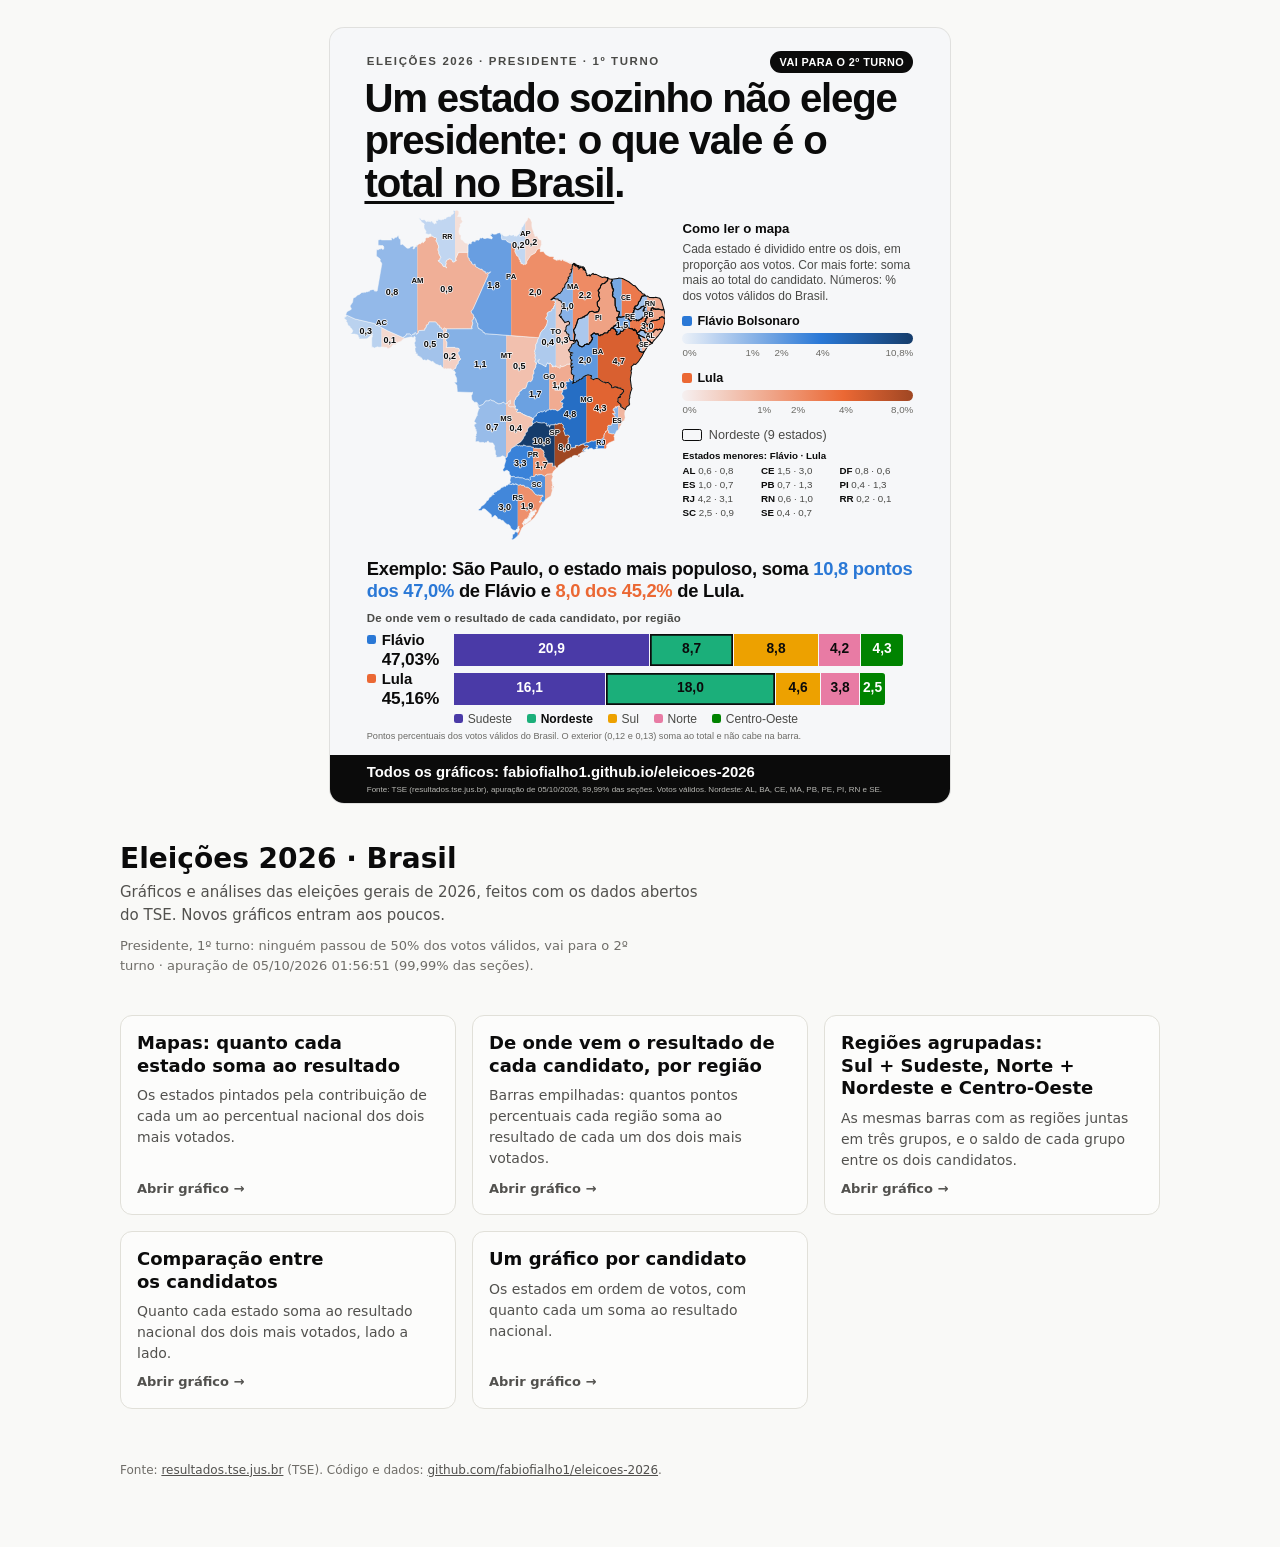
<file: index.html>
<!doctype html>
<html lang="pt-BR">
<head>
<meta charset="utf-8">
<meta name="viewport" content="width=device-width, initial-scale=1">
<title>Eleições 2026 Brasil</title>
<!-- The code version lives here (shown in the footer); bump it on every change, in Europe/Berlin time. -->
<meta name="app-version" content="Versão do código: 2026-10-05 19:15">
<script>
// Always load the newest deploy. GitHub Pages lets browsers keep files for about 10 minutes, so on the published
// site every visit is redirected once to the same address with a unique ?_cb= value, which skips any cached copy.
// The stylesheet, modules and data reuse that value, so they are fresh too. Elsewhere (local server, preview) it does nothing.
(function () {
  var m = location.search.match(/[?&]_cb=(\d+)/);
  // A _cb value older than a minute (bookmark, history, reloaded tab) would reuse stale cached files, so it gets replaced.
  var fresh = m && Date.now() - Number(m[1]) < 60000;
  if (!fresh && location.hostname.endsWith("github.io")) {
    var search = location.search.replace(/([?&])_cb=\d+&?/, "$1").replace(/[?&]$/, "");
    location.replace(location.pathname + search + (search ? "&" : "?") + "_cb=" + Date.now() + location.hash);
    return;
  }
  var q = m ? "?_cb=" + m[1] : "";
  window.__CB = q;
  // Module files that can change between deploys. A file missing from this list still works,
  // it is only subject to the browser cache.
  var modules = ["charts/registry.js", "charts/shared.js", "charts/brazil-map.js", "charts/geometry.js", "charts/cover.js", "charts/map.js", "charts/regions.js", "charts/regions-grouped.js", "charts/contribution.js", "charts/contribution-by-candidate.js"];
  var imports = {};
  modules.forEach(function (f) { imports["./" + f] = "./" + f + q; });
  document.write('<link rel="stylesheet" href="site.css' + q + '">');
  document.write('<script type="importmap">' + JSON.stringify({ imports: imports }) + "<\/script>");
})();
</script>
</head>
<body>
<div class="wrap">
  <div id="cover-slot"></div>
  <header class="site-head">
    <h1 id="site-title"><a href="#">Eleições 2026 · Brasil</a></h1>
    <p>Gráficos e análises das eleições gerais de 2026, feitos com os dados abertos do TSE. Novos gráficos entram aos poucos.</p>
    <p class="status" id="status">Carregando dados…</p>
  </header>
  <main id="screen"></main>
  <p class="foot">Fonte: <a href="https://resultados.tse.jus.br">resultados.tse.jus.br</a> (TSE). Código e dados: <a href="https://github.com/fabiofialho1/eleicoes-2026">github.com/fabiofialho1/eleicoes-2026</a>.<br><span id="version"></span></p>
</div>
<script type="module">
import charts from "./charts/registry.js";
import { el, hideTip } from "./charts/shared.js";
import { renderCover } from "./charts/cover.js";

// Two kinds of screen, chosen by the URL hash: the list of charts (empty hash) and one chart (#<id>).
// Each change of hash is a history entry, so the browser/Android back button goes from a chart to the list.
const screen = document.getElementById("screen");
let data = null;
let loadError = null;

function home() {
  const list = el("div", "home-list");
  for (const c of charts) {
    const a = el("a", "home-card");
    a.href = "#" + c.id;
    a.append(el("h2", null, c.title), el("p", null, c.description), el("span", "home-go", "Abrir gráfico →"));
    list.append(a);
  }
  return list;
}

function chartScreen(chart) {
  const sec = el("section", "chart");
  const back = el("a", "back", "← Todos os gráficos");
  back.href = "#";
  const h2 = el("h2", null, chart.title);
  h2.tabIndex = -1;
  const body = el("div", "chart-body");
  sec.append(back, h2, el("p", "chart-desc", chart.description), body);
  if (loadError) body.append(el("p", "error", `Não foi possível carregar os dados: ${loadError}. Abra o site por um servidor (npx serve .).`));
  else if (data) {
    try { chart.render(body, data); }
    catch (e) { body.append(el("p", "error", `Não foi possível desenhar este gráfico: ${e.message}`)); }
  }
  return { sec, h2 };
}

function route() {
  hideTip();
  const hash = location.hash.slice(1);
  const chart = charts.find((c) => c.id === hash);
  const slot = document.getElementById("cover-slot");
  // The cover (the Instagram post layout) is the front page. #capa shows only the cover, at 1080 x 1350, for the picture.
  document.body.classList.toggle("capa", hash === "capa");
  if ((!chart || hash === "capa") && data) renderCover(slot, data); else slot.replaceChildren();
  screen.replaceChildren();
  if (chart) {
    const { sec, h2 } = chartScreen(chart);
    screen.append(sec);
    document.title = `${chart.title} · Eleições 2026 Brasil`;
    window.scrollTo(0, 0);
    h2.focus({ preventScroll: true });
  } else {
    screen.append(home());
    document.title = "Eleições 2026 Brasil";
    window.scrollTo(0, 0);
  }
}

window.addEventListener("hashchange", route);
route();

try {
  const res = await fetch("data/states.json" + (window.__CB || ""));
  if (!res.ok) throw new Error(`data/states.json: ${res.status}`);
  data = await res.json();
  document.getElementById("status").textContent =
    `Presidente, 1º turno: ninguém passou de 50% dos votos válidos, vai para o 2º turno · apuração de ${data.brazil.updatedAt} (${data.brazil.countedPct.toLocaleString("pt-BR")}% das seções).`;
} catch (e) {
  loadError = e.message;
  document.getElementById("status").textContent = "";
}
route();
</script>
</body>
</html>
</file>
<file: site.css>
:root {
  color-scheme: light;
  --page: #f9f9f7;
  --surface-1: #fcfcfb;
  --text-primary: #0b0b0b;
  --text-secondary: #52514e;
  --text-muted: #6f6d68;
  --grid: #e1e0d9;
  --axis: #c3c2b7;
  --series-1: #2a78d6;
  --series-2: #eb6834;
  --other: #c9c8c0;
  --row-hover: #eceae3;
  --region-1: #4a3aa7;
  --region-2: #1baf7a;
  --region-3: #eda100;
  --region-4: #e87ba4;
  --region-5: #008300;
  --namew: 152px;
}
@media (prefers-color-scheme: dark) {
  :root:where(:not([data-theme="light"])) {
    color-scheme: dark;
    --page: #0d0d0d;
    --surface-1: #1a1a19;
    --text-primary: #ffffff;
    --text-secondary: #c3c2b7;
    --text-muted: #a3a199;
    --grid: #2c2c2a;
    --axis: #383835;
    --series-1: #3987e5;
    --series-2: #d95926;
    --other: #4a4a46;
    --row-hover: #262624;
    --region-1: #9085e9;
    --region-2: #199e70;
    --region-3: #c98500;
    --region-4: #d55181;
    --region-5: #008300;
  }
}
:root[data-theme="dark"] {
  color-scheme: dark;
  --page: #0d0d0d;
  --surface-1: #1a1a19;
  --text-primary: #ffffff;
  --text-secondary: #c3c2b7;
  --text-muted: #a3a199;
  --grid: #2c2c2a;
  --axis: #383835;
  --series-1: #3987e5;
  --series-2: #d95926;
  --other: #4a4a46;
  --row-hover: #262624;
  --region-1: #9085e9;
  --region-2: #199e70;
  --region-3: #c98500;
  --region-4: #d55181;
  --region-5: #008300;
}
@media (max-width: 480px) { :root { --namew: 140px; } .name { font-size: 12px; } }

* { box-sizing: border-box; }
body {
  margin: 0;
  padding: 28px 16px 56px;
  background: var(--page);
  color: var(--text-primary);
  font: 15px/1.5 system-ui, -apple-system, "Segoe UI", Roboto, sans-serif;
}
.wrap { max-width: 1040px; margin: 0 auto; display: flex; flex-direction: column; gap: 40px; }
a { color: var(--text-secondary); }

/* site header */
.site-head h1 { font-size: 28px; line-height: 1.15; margin: 0 0 6px; font-weight: 700; text-wrap: balance; }
.site-head p { margin: 0; color: var(--text-secondary); max-width: 62ch; }
.status { margin-top: 10px !important; font-size: 13px; color: var(--text-muted) !important; }
/* home screen */
.site-head h1 a { color: inherit; text-decoration: none; }
.home-list { display: grid; grid-template-columns: repeat(auto-fit, minmax(min(100%, 320px), 1fr)); gap: 16px; }
.home-card {
  display: flex; flex-direction: column; gap: 8px; padding: 16px; border-radius: 12px; text-decoration: none;
  color: var(--text-primary); background: var(--surface-1); border: 1px solid var(--grid);
}
.home-card:hover, .home-card:focus-visible { border-color: var(--axis); }
.home-card h2 { margin: 0; font-size: 18px; line-height: 1.25; font-weight: 650; text-wrap: balance; }
.home-card p { margin: 0; font-size: 14px; color: var(--text-secondary); }
.home-go { margin-top: auto; font-size: 13px; font-weight: 600; color: var(--text-secondary); }
.back {
  position: sticky; top: 0; z-index: 5; align-self: stretch; font-size: 14px; font-weight: 600; text-decoration: none;
  padding: 10px 0; background: var(--page); border-bottom: 1px solid var(--grid);
}
.back:hover, .back:focus-visible { text-decoration: underline; }
.chart > h2:focus { outline: none; }

/* chart sections */
#charts { display: flex; flex-direction: column; gap: 48px; min-width: 0; }
.chart { scroll-margin-top: 16px; display: flex; flex-direction: column; gap: 12px; min-width: 0; }
.chart > h2 { font-size: 20px; line-height: 1.25; margin: 0; font-weight: 650; text-wrap: balance; }
.chart-desc { margin: -6px 0 0; color: var(--text-secondary); font-size: 14px; }
.chart-body { display: flex; flex-direction: column; gap: 12px; min-width: 0; }
.chart-lead { margin: 0; color: var(--text-secondary); font-size: 14px; max-width: 78ch; }
.card { background: var(--surface-1); border-radius: 12px; padding: 16px; border: 1px solid var(--grid); min-width: 0; }
.error { color: #d03b3b; font-size: 14px; }

.legend { display: flex; flex-wrap: wrap; gap: 8px 16px; font-size: 14px; color: var(--text-secondary); }
.legend span { display: inline-flex; align-items: center; gap: 8px; }
.swatch { width: 12px; height: 12px; border-radius: 3px; background: var(--c); }

.name { font-size: 13px; color: var(--text-secondary); white-space: nowrap; overflow: hidden; text-overflow: ellipsis; padding-right: 8px; }
.crow { border-radius: 6px; outline: none; position: relative; }
.crow:hover, .crow:focus-visible { background: var(--row-hover); }

/* contribution: paired horizontal bars on a shared percent axis */
.plot { position: relative; padding-bottom: 22px; }
.rows { position: relative; z-index: 1; }
.plotgrid { position: absolute; inset: 0 0 0 var(--namew); pointer-events: none; }
.gridline { position: absolute; top: 0; bottom: 22px; width: 1px; background: var(--grid); }
.tick { position: absolute; bottom: 0; transform: translateX(-50%); font-size: 11px; color: var(--text-muted); }
.tick0 { transform: none; }
.axis0 { position: absolute; top: 0; bottom: 22px; left: 0; width: 1px; background: var(--axis); }
.crow { display: grid; grid-template-columns: var(--namew) 1fr; align-items: center; height: 44px; }
.ctrack { display: flex; flex-direction: column; gap: 2px; justify-content: center; height: 100%; }
.barline { display: flex; align-items: center; height: 17px; }
.bar { height: 17px; background: var(--c); border-radius: 0 4px 4px 0; min-width: 2px; }
.val { margin-left: 4px; padding: 0 4px; background: var(--surface-1); font-size: 12px; font-weight: 600; white-space: nowrap; line-height: 17px; }

/* contribution by candidate: one single-series panel per candidate */
.pair { display: grid; grid-template-columns: 1fr 1fr; gap: 16px; --namew: 150px; }
@media (max-width: 760px) { .pair { grid-template-columns: 1fr; } }
@media (max-width: 480px) { .pair { --namew: 132px; } }
.pair .card { min-width: 0; }
.panel-head { display: flex; align-items: center; gap: 8px; }
.panel-head h3 { margin: 0; font-size: 16px; font-weight: 650; }
.panel-meta { margin: 2px 0 12px; font-size: 13px; color: var(--text-secondary); }
.srow { display: grid; grid-template-columns: var(--namew) 1fr; align-items: center; height: 28px; border-radius: 6px; outline: none; }
.srow:hover, .srow:focus-visible { background: var(--row-hover); }
.srow .bar { height: 18px; }
.srow .barline { height: 18px; }
.srow .val { font-size: 12px; line-height: 18px; }

/* map of contributions */
.maps { display: grid; grid-template-columns: 1fr 1fr; gap: 16px; }
@media (max-width: 760px) { .maps { grid-template-columns: 1fr; } }
.map-card { min-width: 0; }
.map-wide { grid-column: 1 / -1; }
.map-wide .map-svg { max-width: 640px; }
.map-wide .map-label { font-size: 18px; stroke-width: 3.5px; }
.map-fill { stroke: var(--surface-1); stroke-width: 1.4; stroke-linejoin: round; }
.legend-pair { display: grid; grid-template-columns: 1fr 1fr; gap: 8px 24px; margin-top: 6px; }
@media (max-width: 560px) { .legend-pair { grid-template-columns: 1fr; } }
.legend-name { display: flex; align-items: center; gap: 8px; font-size: 13px; color: var(--text-secondary); }
.map-svg { display: block; width: 100%; height: auto; max-height: 70vh; margin: 0 auto; }
.map-state { fill: transparent; pointer-events: all; stroke: var(--surface-1); stroke-width: 1.4; stroke-linejoin: round; cursor: pointer; outline: none; }
.map-state:hover { stroke: var(--text-secondary); }
.map-state.selected, .map-state:focus-visible { stroke: var(--text-primary); stroke-width: 3.2; }
.map-label { font-size: 22px; font-weight: 600; text-anchor: middle; dominant-baseline: central; fill: var(--text-primary);
  paint-order: stroke; stroke: var(--surface-1); stroke-width: 4px; stroke-linejoin: round; }
.gradient-legend { margin: 10px 4px 0; }
.gradient-bar { height: 18px; border-radius: 9px; }
.gradient-ticks { position: relative; height: 20px; margin-top: 5px; font-size: 12px; color: var(--text-secondary); }
.gradient-note { margin-top: 2px; font-size: 12px; color: var(--text-secondary); }
.map-value { font-weight: 700; }
.gradient-ticks span { position: absolute; top: 0; white-space: nowrap; }
.map-readout { display: flex; flex-direction: column; gap: 6px; }
.map-readout h3 { margin: 0 0 2px; font-size: 16px; font-weight: 650; }
.readout-row { display: flex; flex-wrap: wrap; align-items: center; gap: 4px 8px; font-size: 14px; }
.readout-name { color: var(--text-secondary); min-width: 120px; }
.readout-val b { font-size: 15px; }
.readout-note { margin: 2px 0 0; font-size: 13px; color: var(--text-secondary); }

/* regions: one stacked bar per candidate, on a shared axis of percentage points */
.rplot { --namew: 96px; }
.rrow { display: grid; grid-template-columns: var(--namew) 1fr; align-items: center; height: 72px; }
.rname { display: flex; align-items: center; gap: 8px; font-size: 14px; font-weight: 600; color: var(--text-primary); }
.rtrack { display: flex; align-items: center; height: 100%; min-width: 0; }
.rbar { display: flex; height: 44px; flex: none; border-radius: 0 4px 4px 0; overflow: hidden; }
.rseg { display: flex; align-items: center; justify-content: center; min-width: 2px; border-right: 2px solid var(--surface-1); font-size: 13px; font-weight: 700; outline: none; cursor: pointer; }
.rseg:last-child { border-right: 0; }
.rseg:hover, .rseg:focus-visible { filter: brightness(1.12); box-shadow: inset 0 0 0 2px var(--text-primary); }
.rtotal { margin-left: 8px; font-size: 15px; font-weight: 700; white-space: nowrap; font-variant-numeric: tabular-nums; }
.rvals { margin-top: 12px; display: flex; flex-direction: column; gap: 8px; }
.rline { display: flex; flex-wrap: wrap; align-items: center; gap: 4px 14px; font-size: 13px; color: var(--text-secondary); }
.rline-who { display: inline-flex; align-items: center; gap: 6px; min-width: 70px; color: var(--text-primary); }
.rline-item { display: inline-flex; align-items: center; gap: 5px; white-space: nowrap; }
.rline-item .swatch { width: 10px; height: 10px; }
.rline-item b { color: var(--text-primary); font-variant-numeric: tabular-nums; }
.rline-total { font-weight: 700; color: var(--text-primary); }
.rcap { margin: 8px 0 0; font-size: 12px; color: var(--text-muted); }
@media (max-width: 480px) { .rplot { --namew: 74px; } .rseg { font-size: 11px; } .rtotal { font-size: 13px; } }

/* cover: the 4:5 Instagram post as the site's front page. 1u = cover width / 1080 (set from JS), fixed light palette. */
.cover {
  --u: 0.5px; position: relative; width: min(100%, 620px); margin: 0 auto; aspect-ratio: 4 / 5; overflow: hidden;
  background: #f6f7f9; color: #0b0b0b; border-radius: 14px; box-shadow: 0 0 0 1px rgba(0, 0, 0, .1);
  font-family: "Liberation Sans", Arial, Helvetica, sans-serif;
}
.cover * { margin: 0; box-sizing: border-box; }
.cv { width: 100%; height: 100%; display: flex; flex-direction: column; padding: calc(40 * var(--u)) calc(64 * var(--u)) 0; }
.cv-kickerrow { display: flex; align-items: center; justify-content: space-between; }
.cv-pill { background: #0b0b0b; color: #fff; border-radius: calc(20 * var(--u)); padding: calc(5 * var(--u)) calc(16 * var(--u)); font-size: calc(19 * var(--u)); font-weight: 700; letter-spacing: .04em; text-transform: uppercase; white-space: nowrap; }
.cv-round { margin-top: calc(8 * var(--u)); font-size: calc(23 * var(--u)); line-height: 1.2; color: #4a4a47; }
.cv-round b { color: #0b0b0b; }
.cv-kicker { font-size: calc(20 * var(--u)); font-weight: 700; letter-spacing: .14em; color: #4a4a47; text-transform: uppercase; white-space: nowrap; }
.cv-h1 { margin-top: calc(8 * var(--u)); margin-left: calc(-4 * var(--u)); font-size: calc(70 * var(--u)); line-height: 1.06; font-weight: 700; letter-spacing: -.03em; white-space: nowrap; }
.cv-sub { margin-top: calc(10 * var(--u)); font-size: calc(33 * var(--u)); line-height: 1.2; color: #4a4a47; max-width: calc(940 * var(--u)); }
.cv-sub b { color: #0b0b0b; }
.cv-h1 em { font-style: normal; text-decoration: underline; text-decoration-thickness: calc(5 * var(--u)); text-underline-offset: calc(7 * var(--u)); }
.cv-mapwrap { display: flex; gap: calc(30 * var(--u)); align-items: flex-start; margin: calc(8 * var(--u)) 0 0 calc(-40 * var(--u)); }
.cv-map { width: calc(560 * var(--u)); height: calc(575 * var(--u)); flex: none; display: block; }
.cv-key { width: calc(410 * var(--u)); padding-top: calc(18 * var(--u)); font-size: calc(22 * var(--u)); line-height: 1.3; color: #4a4a47; }
.cv-key h3 { font-size: calc(23 * var(--u)); color: #0b0b0b; margin-bottom: calc(8 * var(--u)); }
.cv-keytext { margin-bottom: calc(14 * var(--u)); font-size: calc(21 * var(--u)); }
.cv-legend { margin-bottom: calc(16 * var(--u)); }
.cv-who { display: flex; align-items: center; gap: calc(10 * var(--u)); font-size: calc(22 * var(--u)); color: #0b0b0b; font-weight: 700; }
.cv-hint { text-align: center; font-size: calc(16 * var(--u)); font-weight: 400; color: #6b6a66; white-space: nowrap; }
.cv-dot, .cv-hd { display: inline-block; width: calc(16 * var(--u)); height: calc(16 * var(--u)); border-radius: calc(4 * var(--u)); flex: none; }
.cv-bar { height: calc(20 * var(--u)); border-radius: calc(10 * var(--u)); margin-top: calc(6 * var(--u)); }
.cv-ticks { position: relative; height: calc(24 * var(--u)); margin-top: calc(5 * var(--u)); font-size: calc(17 * var(--u)); color: #6b6a66; }
.cv-ticks span { position: absolute; top: 0; white-space: nowrap; }
.cv-ne { display: flex; align-items: center; gap: calc(12 * var(--u)); }
.cv-ne i { display: inline-block; width: calc(34 * var(--u)); height: calc(22 * var(--u)); border: calc(3 * var(--u)) solid #0b0b0b; border-radius: calc(4 * var(--u)); }
.cv-small { margin-top: calc(12 * var(--u)); }
.cv-small-title { font-size: calc(17 * var(--u)); font-weight: 700; color: #0b0b0b; }
.cv-small-cells { margin-top: calc(4 * var(--u)); display: grid; grid-template-columns: repeat(3, 1fr); gap: calc(2 * var(--u)) calc(8 * var(--u)); font-size: calc(17 * var(--u)); color: #4a4a47; font-variant-numeric: tabular-nums; white-space: nowrap; }
.cv-small-cells b { color: #0b0b0b; }
.cv-statement { margin-top: calc(32 * var(--u)); font-size: calc(32 * var(--u)); line-height: 1.15; font-weight: 700; letter-spacing: -.015em; }
.cv-statement em { font-style: normal; color: #2a78d6; }
.cv-statement em.cv-l { color: #eb6834; }
.cv-rgtitle { margin-top: calc(16 * var(--u)); font-size: calc(20 * var(--u)); font-weight: 700; color: #4a4a47; letter-spacing: .02em; }
.cv-rbars { margin-top: calc(8 * var(--u)); display: flex; flex-direction: column; gap: calc(8 * var(--u)); }
.cv-rrow { display: grid; grid-template-columns: calc(152 * var(--u)) 1fr; align-items: center; height: calc(60 * var(--u)); }
.cv-rname { display: flex; flex-direction: column; justify-content: center; line-height: 1.05; }
.cv-rwho { display: flex; align-items: center; gap: calc(10 * var(--u)); font-size: calc(26 * var(--u)); font-weight: 700; }
.cv-rtrack { display: flex; align-items: center; height: 100%; }
.cv-rbar { display: flex; height: calc(56 * var(--u)); flex: none; border-radius: 0 calc(5 * var(--u)) calc(5 * var(--u)) 0; overflow: hidden; }
.cv-rseg { display: flex; padding: 0 calc(2 * var(--u)); align-items: center; justify-content: center; flex-basis: 0; min-width: 1px; border-right: calc(3 * var(--u)) solid #f6f7f9; font-size: calc(24 * var(--u)); font-weight: 700; }
.cv-rseg:last-child { border-right: 0; }
.cv-ne-seg { box-shadow: inset 0 0 0 calc(3 * var(--u)) #0b0b0b; }
.cv-rtotal { margin-top: calc(4 * var(--u)); padding-left: calc(26 * var(--u)); font-size: calc(30 * var(--u)); font-weight: 700; letter-spacing: -.01em; white-space: nowrap; }
.cv-rlegend { margin-top: calc(8 * var(--u)); display: flex; flex-wrap: nowrap; gap: calc(26 * var(--u)); padding-left: calc(152 * var(--u)); font-size: calc(21 * var(--u)); color: #4a4a47; }
.cv-rlegend span { display: inline-flex; align-items: center; gap: calc(8 * var(--u)); white-space: nowrap; }
.cv-rlegend i { width: calc(16 * var(--u)); height: calc(16 * var(--u)); border-radius: calc(4 * var(--u)); flex: none; }
.cv-ne-item { font-weight: 700; color: #0b0b0b; }
.cv-rnote { margin-top: calc(6 * var(--u)); font-size: calc(16 * var(--u)); line-height: 1.25; color: #6b6a66; }
.cv-close { margin: auto calc(-64 * var(--u)) 0; background: #0b0b0b; color: #fff; padding: calc(14 * var(--u)) calc(64 * var(--u)); }
.cv-close p { font-size: calc(26 * var(--u)); line-height: 1.2; font-weight: 700; }
.cv-close small { display: block; margin-top: calc(6 * var(--u)); font-size: calc(14 * var(--u)); line-height: 1.3; color: #b8b8b4; }

/* #capa: only the cover, at exactly 1080 x 1350, to save the image for Instagram */
body.capa { padding: 0; background: #f6f7f9; }
body.capa .wrap { max-width: none; gap: 0; }
body.capa .site-head, body.capa .foot, body.capa #screen { display: none; }
body.capa .cover { width: 1080px; height: 1350px; border-radius: 0; box-shadow: none; margin: 0; }


/* grouped regions: balance of each group */
.margins h3 { margin: 0 0 8px; font-size: 16px; font-weight: 650; }
.margin-table { width: 100%; font-size: 14px; }
.margin-table th, .margin-table td { white-space: normal; padding: 6px 8px; }
@media (max-width: 480px) { .margin-table { font-size: 13px; } .margin-table th, .margin-table td { padding: 6px 4px; } }
.margin-table th { text-align: left; color: var(--text-secondary); font-weight: 600; }
.margin-table th:not(:first-child), .margin-table td:not(:first-child) { text-align: right; }
.margin-table td { font-variant-numeric: tabular-nums; }
.margin-table tr.total td { font-weight: 700; border-top: 2px solid var(--axis); }
.margin-note { margin: 12px 0 0; font-size: 14px; color: var(--text-primary); max-width: 78ch; }
.margin-note.muted { color: var(--text-secondary); font-size: 13px; }

/* table view */
.tableview { background: var(--surface-1); border: 1px solid var(--grid); border-radius: 12px; padding: 12px 16px; }
.tableview summary { cursor: pointer; font-weight: 600; font-size: 14px; }
.tablewrap { overflow-x: auto; margin-top: 12px; }
table { border-collapse: collapse; width: 100%; font-size: 13px; }
th, td { text-align: right; padding: 6px 10px; border-bottom: 1px solid var(--grid); font-variant-numeric: tabular-nums; white-space: nowrap; }
th:first-child, td:first-child { text-align: left; }
th { color: var(--text-secondary); font-weight: 600; }

/* tooltip */
.tip {
  position: fixed; z-index: 10; pointer-events: none; opacity: 0; transition: opacity .1s;
  background: var(--surface-1); color: var(--text-primary);
  border: 1px solid var(--axis); border-radius: 8px; padding: 8px 10px; font-size: 12px;
  box-shadow: 0 4px 16px rgba(0,0,0,.18); max-width: 360px; white-space: nowrap;
}
.tip-title { color: var(--text-secondary); margin-bottom: 4px; }
.tip-line { display: flex; justify-content: space-between; align-items: center; gap: 16px; }
.tip-line b { font-size: 14px; }
.tip-who { display: inline-flex; align-items: center; gap: 6px; }
.tip-key { width: 10px; height: 2px; background: var(--c); display: inline-block; }
.tip-sep { border-top: 1px solid var(--grid); margin: 6px 0 4px; }

.foot { font-size: 12px; color: var(--text-muted); }
</file>
